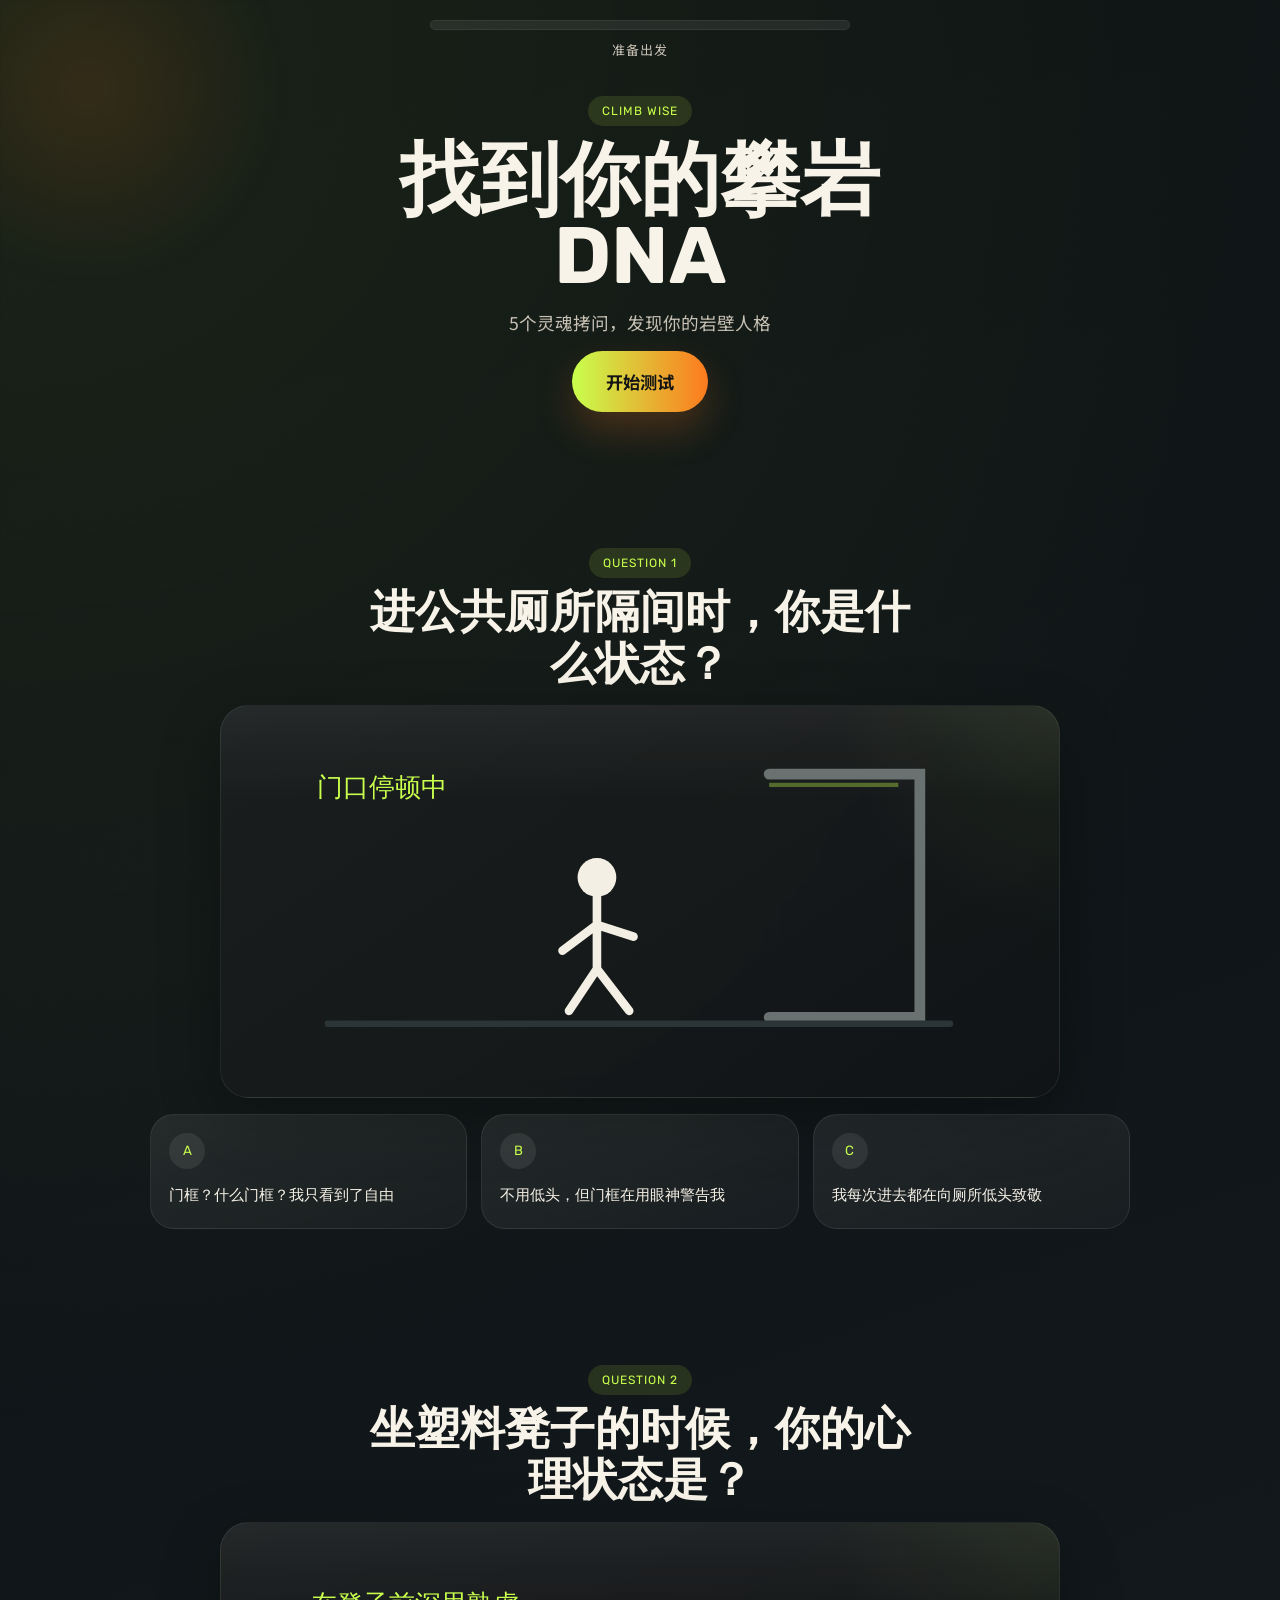
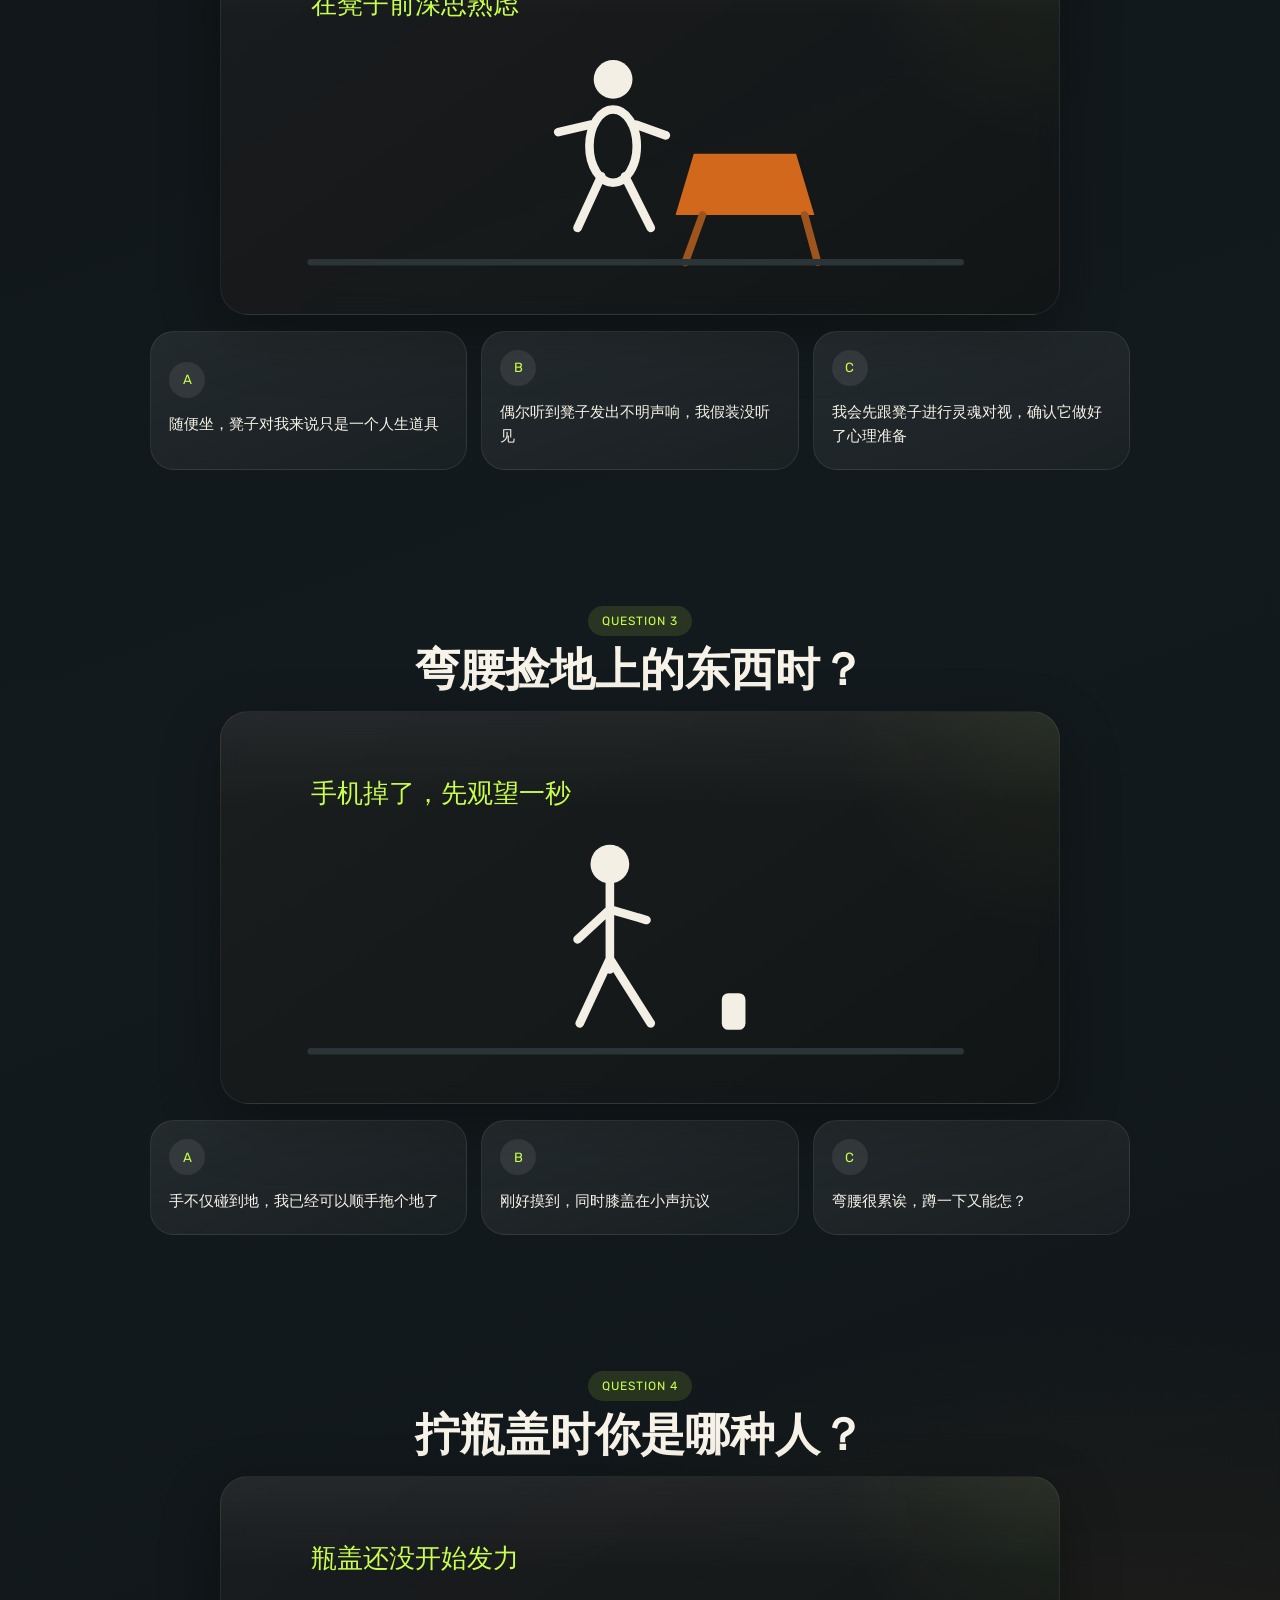
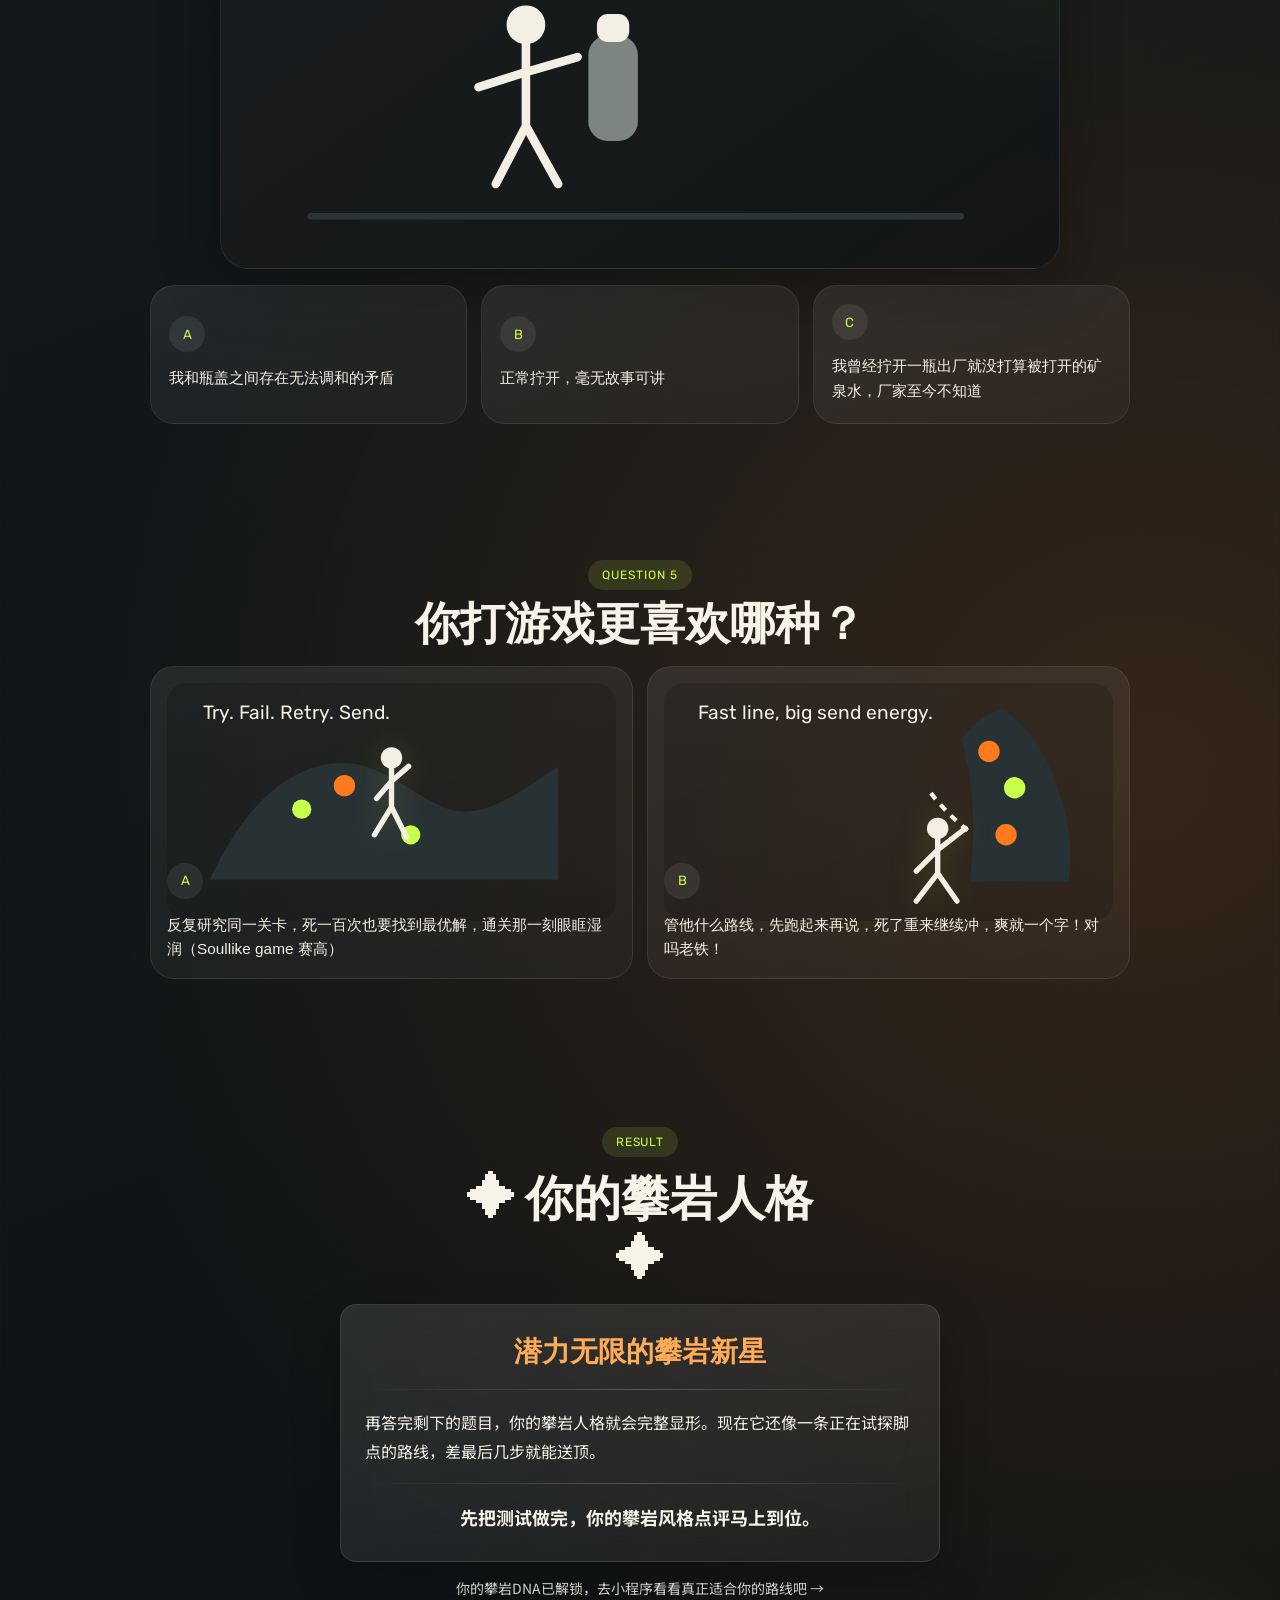
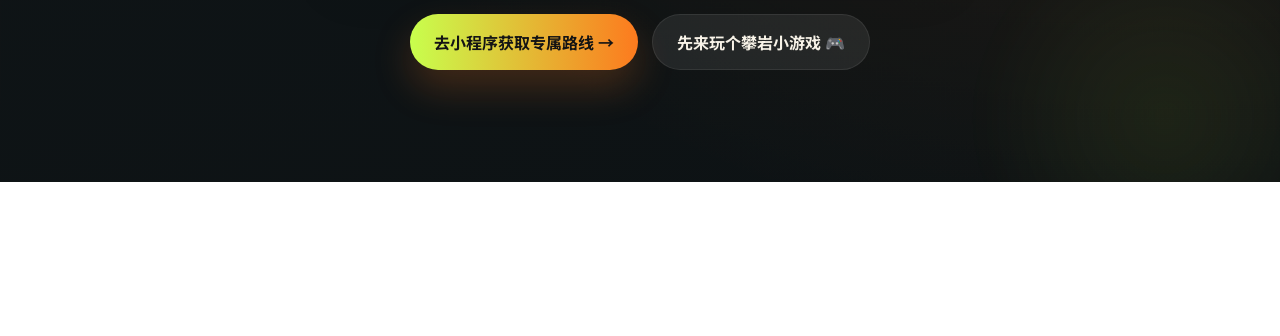
<file: index.html>
﻿<!DOCTYPE html>
<html lang="zh-CN">
<head>
  <meta charset="UTF-8">
  <meta name="viewport" content="width=device-width, initial-scale=1.0">
  <title>找到你的攀岩DNA</title>
  <link rel="preconnect" href="https://fonts.googleapis.com">
  <link rel="preconnect" href="https://fonts.gstatic.com" crossorigin>
  <link href="https://fonts.googleapis.com/css2?family=Noto+Sans+SC:wght@400;500;700;800&family=Rubik:wght@500;700;800&display=swap" rel="stylesheet">
  <link rel="stylesheet" href="./styles.css">
</head>
<body>
  <div class="page-shell">
    <div class="texture texture-left"></div>
    <div class="texture texture-right"></div>
    <div class="progress-wrap" aria-hidden="true">
      <div class="progress-bar">
        <span id="progressFill"></span>
      </div>
      <p id="progressText">准备出发</p>
    </div>

    <main id="app" class="slides" aria-live="polite">
      <section class="slide intro-slide active" data-screen="intro">
        <div class="hero-badge">CLIMB WISE</div>
        <h1>找到你的攀岩DNA</h1>
        <p class="subtitle">5个灵魂拷问，发现你的岩壁人格</p>
        <div id="welcomeScene" class="scene welcome-scene"></div>
        <button id="startButton" class="button primary large">开始测试</button>
      </section>

      <section class="slide question-slide" data-screen="q1">
        <div class="question-head">
          <span class="question-tag">Question 1</span>
          <h2>进公共厕所隔间时，你是什么状态？</h2>
        </div>
        <div id="scene-q1" class="scene question-scene"></div>
        <div id="options-q1" class="options-grid"></div>
      </section>

      <section class="slide question-slide" data-screen="q2">
        <div class="question-head">
          <span class="question-tag">Question 2</span>
          <h2>坐塑料凳子的时候，你的心理状态是？</h2>
        </div>
        <div id="scene-q2" class="scene question-scene"></div>
        <div id="options-q2" class="options-grid"></div>
      </section>

      <section class="slide question-slide" data-screen="q3">
        <div class="question-head">
          <span class="question-tag">Question 3</span>
          <h2>弯腰捡地上的东西时？</h2>
        </div>
        <div id="scene-q3" class="scene question-scene"></div>
        <div id="options-q3" class="options-grid"></div>
      </section>

      <section class="slide question-slide" data-screen="q4">
        <div class="question-head">
          <span class="question-tag">Question 4</span>
          <h2>拧瓶盖时你是哪种人？</h2>
        </div>
        <div id="scene-q4" class="scene question-scene"></div>
        <div id="options-q4" class="options-grid"></div>
      </section>

      <section class="slide question-slide preference-slide" data-screen="q5">
        <div class="question-head">
          <span class="question-tag">Question 5</span>
          <h2>你打游戏更喜欢哪种？</h2>
        </div>
        <div id="options-q5" class="preference-grid"></div>
      </section>

      <section class="slide result-slide" data-screen="result">
        <div class="result-heading compact">
          <span class="question-tag">Result</span>
          <h2>✦ 你的攀岩人格 ✦</h2>
        </div>

        <div class="persona-card" id="personaCard">
          <div class="persona-title-wrap">
            <h3 id="personaTitle" class="persona-title"></h3>
          </div>
          <div class="persona-divider"></div>
          <p id="personaSummary" class="persona-summary"></p>
          <div class="persona-divider"></div>
          <p id="personaStyle" class="persona-style"></p>
        </div>

        <p id="personaGuide" class="persona-guide"></p>

        <div class="result-actions persona-actions">
          <button id="miniProgramButton" class="button primary">去小程序获取专属路线 →</button>
          <button id="gameButton" class="button secondary">先来玩个攀岩小游戏 🎮</button>
        </div>
      </section>
    </main>
  </div>

  <div id="qrModal" class="modal hidden" aria-hidden="true">
    <div class="modal-backdrop" data-close="modal"></div>
    <div class="modal-panel" role="dialog" aria-modal="true" aria-labelledby="modalTitle">
      <button class="modal-close" id="closeModal" aria-label="关闭弹窗">×</button>
      <h3 id="modalTitle">PC端请扫码进入小程序</h3>
      <img id="qrImage" alt="小程序码占位图" src="data:image/svg+xml,%3Csvg xmlns='http://www.w3.org/2000/svg' width='280' height='280' viewBox='0 0 280 280'%3E%3Crect width='280' height='280' rx='24' fill='%231a1d1f'/%3E%3Crect x='24' y='24' width='232' height='232' rx='18' fill='%23f3efe5'/%3E%3Cpath d='M56 56h52v52H56zM172 56h52v52h-52zM56 172h52v52H56z' fill='%231a1d1f'/%3E%3Cpath d='M76 76h12v12H76zM192 76h12v12h-12zM76 192h12v12H76zM132 132h16v16h-16zM156 132h16v16h-16zM132 156h16v16h-16zM180 132h16v16h-16zM204 132h16v16h-16zM180 156h16v16h-16zM132 180h16v16h-16zM156 204h16v16h-16zM204 204h16v16h-16z' fill='%23fd7a1e'/%3E%3Ctext x='140' y='248' text-anchor='middle' font-family='Arial, sans-serif' font-size='16' fill='%231a1d1f'%3EMini Program QR Placeholder%3C/text%3E%3C/svg%3E">
      <p id="modalText"></p>
    </div>
  </div>

  <script src="./script.js"></script>
</body>
</html>
</file>
<file: styles.css>
﻿:root {
  --bg: #101416;
  --panel: rgba(20, 25, 28, 0.8);
  --panel-solid: #182022;
  --card: rgba(243, 239, 229, 0.08);
  --card-strong: rgba(243, 239, 229, 0.13);
  --text: #f8f3e8;
  --muted: #c7c1b4;
  --accent: #fd7a1e;
  --accent-soft: #ffab58;
  --neon: #c8ff4d;
  --rock: #7d8584;
  --danger: #ff6e5b;
  --shadow: 0 20px 60px rgba(0, 0, 0, 0.3);
  --radius: 28px;
}

* {
  box-sizing: border-box;
}

html,
body {
  margin: 0;
  min-height: 100%;
  overflow: hidden;
  background:
    radial-gradient(circle at top left, rgba(200, 255, 77, 0.08), transparent 28%),
    radial-gradient(circle at right 10% bottom 20%, rgba(253, 122, 30, 0.16), transparent 26%),
    linear-gradient(160deg, #0c1113 0%, #131a1d 45%, #0d1214 100%);
  color: var(--text);
  font-family: "Noto Sans SC", sans-serif;
}

body::before {
  content: "";
  position: fixed;
  inset: 0;
  background-image:
    linear-gradient(125deg, rgba(255, 255, 255, 0.025) 25%, transparent 25%),
    linear-gradient(215deg, rgba(255, 255, 255, 0.025) 25%, transparent 25%);
  background-size: 38px 38px;
  opacity: 0.25;
  pointer-events: none;
}

.page-shell {
  position: relative;
  min-height: 100vh;
  min-height: 100dvh;
  overflow: hidden;
}

.texture {
  position: absolute;
  width: 34vw;
  height: 34vw;
  filter: blur(12px);
  opacity: 0.35;
  pointer-events: none;
}

.texture-left {
  top: -10vw;
  left: -10vw;
  background: radial-gradient(circle, rgba(253, 122, 30, 0.34), transparent 65%);
}

.texture-right {
  right: -8vw;
  bottom: -12vw;
  background: radial-gradient(circle, rgba(200, 255, 77, 0.2), transparent 65%);
}

.progress-wrap {
  position: fixed;
  top: 20px;
  left: 50%;
  z-index: 5;
  transform: translateX(-50%);
  display: flex;
  flex-direction: column;
  align-items: center;
  gap: 10px;
}

.progress-bar {
  width: min(420px, calc(100vw - 40px));
  height: 10px;
  border-radius: 999px;
  background: rgba(255, 255, 255, 0.08);
  overflow: hidden;
  box-shadow: inset 0 0 0 1px rgba(255, 255, 255, 0.06);
}

.progress-bar span {
  display: block;
  width: 0%;
  height: 100%;
  border-radius: inherit;
  background: linear-gradient(90deg, var(--neon), var(--accent));
  transition: width 320ms ease;
}

.progress-wrap p {
  margin: 0;
  font-size: 13px;
  color: var(--muted);
  letter-spacing: 0.06em;
  text-transform: uppercase;
}

.slides {
  height: 100%;
  transition: transform 700ms cubic-bezier(0.22, 1, 0.36, 1);
}

.slide {
  min-height: 100vh;
  min-height: 100dvh;
  padding: 96px 20px 28px;
  display: grid;
  grid-template-rows: auto minmax(220px, 1fr) auto;
  align-items: center;
  justify-items: center;
  align-content: center;
  gap: 20px;
  overflow: hidden;
}

.intro-slide {
  grid-template-rows: auto auto auto;
  text-align: center;
  align-content: center;
  gap: 22px;
}

.hero-badge,
.question-tag {
  display: inline-flex;
  align-items: center;
  padding: 8px 14px;
  border-radius: 999px;
  background: rgba(200, 255, 77, 0.12);
  color: var(--neon);
  text-transform: uppercase;
  letter-spacing: 0.08em;
  font-size: 12px;
  font-family: "Rubik", sans-serif;
}

h1,
h2,
h3 {
  margin: 0;
  font-family: "Rubik", sans-serif;
}

h1 {
  font-size: clamp(2.4rem, 7vw, 5rem);
  max-width: 10ch;
  line-height: 0.95;
}

h2 {
  font-size: clamp(1.7rem, 4vw, 3rem);
  max-width: 12ch;
  text-align: center;
}

.subtitle {
  max-width: 34rem;
  margin: 0;
  color: var(--muted);
  font-size: clamp(1rem, 2.3vw, 1.1rem);
}

.question-head,
.result-heading {
  display: flex;
  flex-direction: column;
  align-items: center;
  gap: 14px;
}

.question-slide {
  grid-template-rows: auto auto auto;
  gap: 16px;
}

.question-slide .question-head {
  gap: 8px;
}

.question-slide h2 {
  max-width: min(18ch, 82vw);
  font-size: clamp(1.8rem, 3.5vw, 2.9rem);
  line-height: 1.15;
}

.question-slide .options-grid,
.question-slide .preference-grid {
  align-self: start;
}

.result-heading.compact {
  gap: 10px;
}

.scene {
  width: min(840px, 100%);
  border-radius: var(--radius);
  background:
    radial-gradient(circle at top right, rgba(200, 255, 77, 0.06), transparent 24%),
    linear-gradient(180deg, rgba(255, 255, 255, 0.05), transparent 24%),
    linear-gradient(145deg, rgba(255, 255, 255, 0.05), rgba(255, 255, 255, 0.01)),
    rgba(14, 18, 19, 0.88);
  border: 1px solid rgba(255, 255, 255, 0.07);
  box-shadow: var(--shadow);
  backdrop-filter: blur(10px);
  position: relative;
  overflow: hidden;
}

.welcome-scene {
  display: none;
}

.question-scene {
  min-height: min(36vh, 320px);
  padding: 10px;
}

.options-grid,
.preference-grid {
  width: min(980px, 100%);
  display: grid;
  gap: 14px;
}

.options-grid {
  grid-template-columns: repeat(3, minmax(0, 1fr));
}

.preference-grid {
  grid-template-columns: repeat(2, minmax(0, 1fr));
  align-items: stretch;
  max-width: 1120px;
}

.option-card {
  position: relative;
  padding: 18px 18px 20px;
  border-radius: 24px;
  border: 1px solid rgba(255, 255, 255, 0.08);
  background: linear-gradient(160deg, rgba(255, 255, 255, 0.08), rgba(255, 255, 255, 0.03));
  color: var(--text);
  text-align: left;
  cursor: pointer;
  transition: transform 260ms cubic-bezier(0.22, 1, 0.36, 1), border-color 220ms ease, background 220ms ease, opacity 220ms ease, box-shadow 220ms ease;
  overflow: hidden;
}

.option-card:hover,
.option-card:focus-visible {
  transform: translateY(-4px);
  border-color: rgba(253, 122, 30, 0.6);
  outline: none;
}

.option-card.selected {
  background: linear-gradient(180deg, rgba(253, 122, 30, 0.28), rgba(200, 255, 77, 0.12));
  border-color: rgba(253, 122, 30, 0.9);
  box-shadow: 0 18px 38px rgba(253, 122, 30, 0.18);
  transform: translateY(-3px) scale(1.01);
}

.option-card.dimmed {
  opacity: 0.55;
}

.option-card .option-label {
  display: inline-flex;
  width: 36px;
  height: 36px;
  border-radius: 50%;
  margin-bottom: 14px;
  align-items: center;
  justify-content: center;
  background: rgba(255, 255, 255, 0.08);
  color: var(--neon);
  font-family: "Rubik", sans-serif;
}

.option-card p {
  margin: 0;
  line-height: 1.6;
  font-size: 0.96rem;
}

.preference-card {
  display: grid;
  grid-template-rows: minmax(120px, 180px) auto;
  min-height: 0;
  height: 100%;
  padding: 16px;
}

.preference-card .mini-scene {
  margin-bottom: 12px;
  border-radius: 20px;
  background: rgba(0, 0, 0, 0.16);
  overflow: hidden;
  min-height: 140px;
}

.button {
  border: 0;
  border-radius: 999px;
  padding: 15px 24px;
  font-size: 1rem;
  font-weight: 700;
  font-family: "Noto Sans SC", sans-serif;
  cursor: pointer;
  transition: transform 220ms ease, box-shadow 220ms ease, opacity 220ms ease;
}

.button:hover,
.button:focus-visible {
  transform: translateY(-2px);
  outline: none;
}

.button.primary {
  color: #141414;
  background: linear-gradient(90deg, var(--neon), var(--accent));
  box-shadow: 0 18px 38px rgba(253, 122, 30, 0.22);
}

.button.secondary {
  color: var(--text);
  background: rgba(255, 255, 255, 0.08);
  border: 1px solid rgba(255, 255, 255, 0.08);
}

.button.large {
  padding: 18px 34px;
  font-size: 1.08rem;
}

.intro-slide .button {
  align-self: start;
  position: relative;
  z-index: 2;
}

.result-slide {
  grid-template-rows: auto auto auto auto;
  align-content: start;
  overscroll-behavior: contain;
  padding-top: 92px;
  padding-bottom: 72px;
}

.result-slide::-webkit-scrollbar {
  width: 0;
  height: 0;
  display: none;
}

.persona-card {
  width: min(600px, calc(100vw - 32px));
  padding: 28px 24px;
  border-radius: 16px;
  background: linear-gradient(160deg, rgba(255, 255, 255, 0.11), rgba(255, 255, 255, 0.05));
  border: 1px solid rgba(255, 255, 255, 0.1);
  box-shadow: 0 18px 48px rgba(0, 0, 0, 0.26);
  backdrop-filter: blur(18px);
}

.persona-title-wrap,
.persona-summary,
.persona-style,
.persona-guide,
.persona-actions {
  opacity: 0;
}

.persona-card.is-ready {
  animation: resultCardIn 0.6s ease both;
}

.persona-card.is-ready .persona-title-wrap {
  animation: titlePop 0.48s 0.3s ease both;
}

.persona-card.is-ready .persona-summary {
  animation: fadeUp 0.55s 0.5s ease both;
}

.persona-card.is-ready .persona-style {
  animation: fadeUp 0.55s 0.8s ease both;
}

.result-slide .persona-guide {
  animation: fadeUp 0.55s 0.9s ease both;
  animation-fill-mode: both;
}

.result-slide .persona-actions {
  animation: fadeUp 0.55s 1s ease both;
  animation-fill-mode: both;
}

.persona-title {
  text-align: center;
  color: var(--accent-soft);
  font-size: clamp(24px, 4.2vw, 28px);
  font-weight: 800;
}

.persona-divider {
  height: 1px;
  margin: 18px 0;
  background: linear-gradient(90deg, transparent, rgba(255,255,255,0.22), transparent);
}

.persona-summary {
  margin: 0;
  color: var(--text);
  font-size: 16px;
  line-height: 1.8;
  text-align: left;
}

.persona-style {
  margin: 0;
  color: var(--text);
  font-size: 18px;
  font-weight: 700;
  line-height: 1.7;
  text-align: center;
}

.persona-guide {
  width: min(600px, calc(100vw - 32px));
  margin: 0;
  color: #cfd1c8;
  font-size: 14px;
  text-align: center;
  animation: guideBreath 2.6s ease-in-out infinite;
}

.persona-actions {
  width: min(600px, calc(100vw - 32px));
  display: flex;
  gap: 14px;
  flex-wrap: wrap;
  justify-content: center;
}

.modal {
  position: fixed;
  inset: 0;
  display: grid;
  place-items: center;
  z-index: 20;
}

.modal.hidden {
  display: none;
}

.modal-backdrop {
  position: absolute;
  inset: 0;
  background: rgba(3, 5, 6, 0.76);
  backdrop-filter: blur(8px);
}

.modal-panel {
  position: relative;
  width: min(92vw, 420px);
  padding: 28px;
  border-radius: 28px;
  background: #f3efe5;
  color: #1a1d1f;
  text-align: center;
  box-shadow: 0 30px 60px rgba(0, 0, 0, 0.35);
}

.modal-panel img {
  width: min(100%, 280px);
  border-radius: 20px;
  margin: 12px auto 10px;
  display: block;
}

.modal-close {
  position: absolute;
  top: 14px;
  right: 14px;
  width: 38px;
  height: 38px;
  border: 0;
  border-radius: 50%;
  background: rgba(0, 0, 0, 0.08);
  font-size: 26px;
  cursor: pointer;
}

.scene-svg,
.mini-svg {
  width: 100%;
  height: 100%;
}

.scene-pop {
  transform-origin: center;
  animation: scenePop 900ms cubic-bezier(0.22, 1, 0.36, 1);
}

.glow-pulse {
  filter: drop-shadow(0 0 14px rgba(200, 255, 77, 0.18));
  animation: glowPulse 2.2s ease-in-out infinite;
}

.floaty {
  animation: floaty 2.4s ease-in-out infinite;
}

.wiggle {
  transform-origin: center;
  animation: wiggle 0.6s ease-in-out infinite alternate;
}

.celebrate {
  animation: celebrate 1s ease-in-out infinite;
}

.blink {
  animation: blink 2.8s ease-in-out infinite;
}

.bounce {
  animation: bounce 0.65s ease-in-out infinite alternate;
}

@keyframes floaty {
  0%, 100% { transform: translateY(0) rotate(-1deg); }
  50% { transform: translateY(-8px) rotate(1deg); }
}

@keyframes scenePop {
  0% { opacity: 0; transform: translateY(12px) scale(0.98); }
  100% { opacity: 1; transform: translateY(0) scale(1); }
}

@keyframes glowPulse {
  0%, 100% { filter: drop-shadow(0 0 8px rgba(200, 255, 77, 0.12)); }
  50% { filter: drop-shadow(0 0 18px rgba(253, 122, 30, 0.24)); }
}

@keyframes wiggle {
  from { transform: rotate(-3deg) translateY(1px); }
  to { transform: rotate(3deg) translateY(-1px); }
}

@keyframes celebrate {
  0%, 100% { transform: translateY(0) scale(1); }
  50% { transform: translateY(-9px) scale(1.05); }
}

@keyframes blink {
  0%, 44%, 48%, 100% { opacity: 1; }
  46% { opacity: 0.15; }
}

@keyframes bounce {
  from { transform: translateY(0) scale(1); }
  to { transform: translateY(-6px) scale(1.02); }
}

@keyframes resultCardIn {
  from { opacity: 0; transform: translateY(24px); }
  to { opacity: 1; transform: translateY(0); }
}

@keyframes titlePop {
  0% { opacity: 0; transform: scale(0.94); }
  70% { opacity: 1; transform: scale(1.03); }
  100% { opacity: 1; transform: scale(1); }
}

@keyframes fadeUp {
  from { opacity: 0; transform: translateY(14px); }
  to { opacity: 1; transform: translateY(0); }
}

@keyframes guideBreath {
  0%, 100% { opacity: 0.62; }
  50% { opacity: 1; }
}

@media (max-width: 920px) {
  .options-grid,
  .preference-grid {
    grid-template-columns: 1fr;
  }

  .slide {
    padding-top: 88px;
    padding-bottom: 48px;
  }

  .question-slide h2 {
    max-width: min(16ch, 88vw);
    font-size: clamp(1.55rem, 5vw, 2.4rem);
  }

  .question-scene {
    min-height: min(30vh, 260px);
  }

  .preference-card {
    min-height: 0;
  }

  .scene {
    min-height: 220px;
  }
}

html {
  overflow-x: hidden;
  overflow-y: hidden;
  scroll-behavior: smooth;
}

body {
  min-height: 100vh;
  min-height: 100dvh;
  overflow-x: hidden;
  overflow-y: auto;
}

.page-shell,
.slides {
  overflow: visible;
}

.slides {
  width: 100%;
  height: auto;
  transform: none !important;
}

.slide {
  min-height: auto;
  padding: 96px 20px 40px;
  grid-template-rows: auto auto auto;
  align-items: start;
  align-content: start;
  gap: 16px;
  overflow: visible;
  scroll-margin-top: 74px;
}

.question-scene {
  min-height: min(28vh, 240px);
}

.result-slide {
  padding-top: 92px;
  padding-bottom: calc(112px + env(safe-area-inset-bottom, 0px));
}

@media (max-width: 720px) {
  .progress-wrap {
    top: 12px;
    gap: 8px;
  }

  .progress-wrap p {
    font-size: 12px;
  }

  .progress-bar {
    width: min(420px, calc(100vw - 28px));
  }

  .slide {
    padding-top: 72px;
    padding-bottom: calc(96px + env(safe-area-inset-bottom, 0px));
    padding-left: 14px;
    padding-right: 14px;
    gap: 10px;
  }

  .intro-slide {
    gap: 16px;
  }

  .question-head,
  .result-heading {
    gap: 8px;
  }

  .question-slide h2 {
    max-width: 10ch;
    font-size: clamp(1.2rem, 6.9vw, 1.95rem);
    line-height: 1.08;
  }

  .question-scene {
    min-height: min(19vh, 160px);
    padding: 6px;
  }

  .options-grid,
  .preference-grid {
    grid-template-columns: 1fr;
    gap: 10px;
  }

  .option-card {
    padding: 14px 14px 16px;
    border-radius: 20px;
  }

  .option-card .option-label {
    width: 32px;
    height: 32px;
    margin-bottom: 10px;
    font-size: 0.95rem;
  }

  .option-card p {
    font-size: 0.92rem;
    line-height: 1.45;
  }

  .preference-card {
    grid-template-rows: minmax(100px, 128px) auto;
    min-height: 0;
    padding: 12px;
  }

  .preference-card .mini-scene {
    min-height: 108px;
    margin-bottom: 8px;
  }

  .result-slide {
    padding-top: 74px;
    padding-bottom: calc(120px + env(safe-area-inset-bottom, 0px));
    gap: 12px;
  }

  .result-heading h2 {
    max-width: 11ch;
    font-size: clamp(1.6rem, 7vw, 2.2rem);
    line-height: 1.1;
  }

  .persona-card,
  .persona-guide,
  .persona-actions {
    width: calc(100vw - 24px);
  }

  .persona-card {
    padding: 18px 16px;
  }

  .persona-title {
    font-size: clamp(20px, 6vw, 24px);
  }

  .persona-divider {
    margin: 14px 0;
  }

  .persona-summary {
    font-size: 14px;
    line-height: 1.65;
  }

  .persona-style {
    font-size: 15px;
    line-height: 1.45;
  }

  .persona-guide {
    font-size: 13px;
  }

  .persona-actions {
    gap: 10px;
    padding-bottom: calc(18px + env(safe-area-inset-bottom, 0px));
  }

  .persona-actions .button {
    width: 100%;
  }

  .button.large {
    padding: 16px 24px;
    font-size: 1rem;
  }
}

@media (max-width: 420px) {
  .question-slide h2 {
    max-width: 9ch;
    font-size: clamp(1.12rem, 6.5vw, 1.75rem);
  }

  .question-scene {
    min-height: min(18vh, 148px);
  }

  .option-card p {
    font-size: 0.9rem;
  }

  .persona-summary {
    font-size: 13.5px;
    line-height: 1.6;
  }
}
</file>
